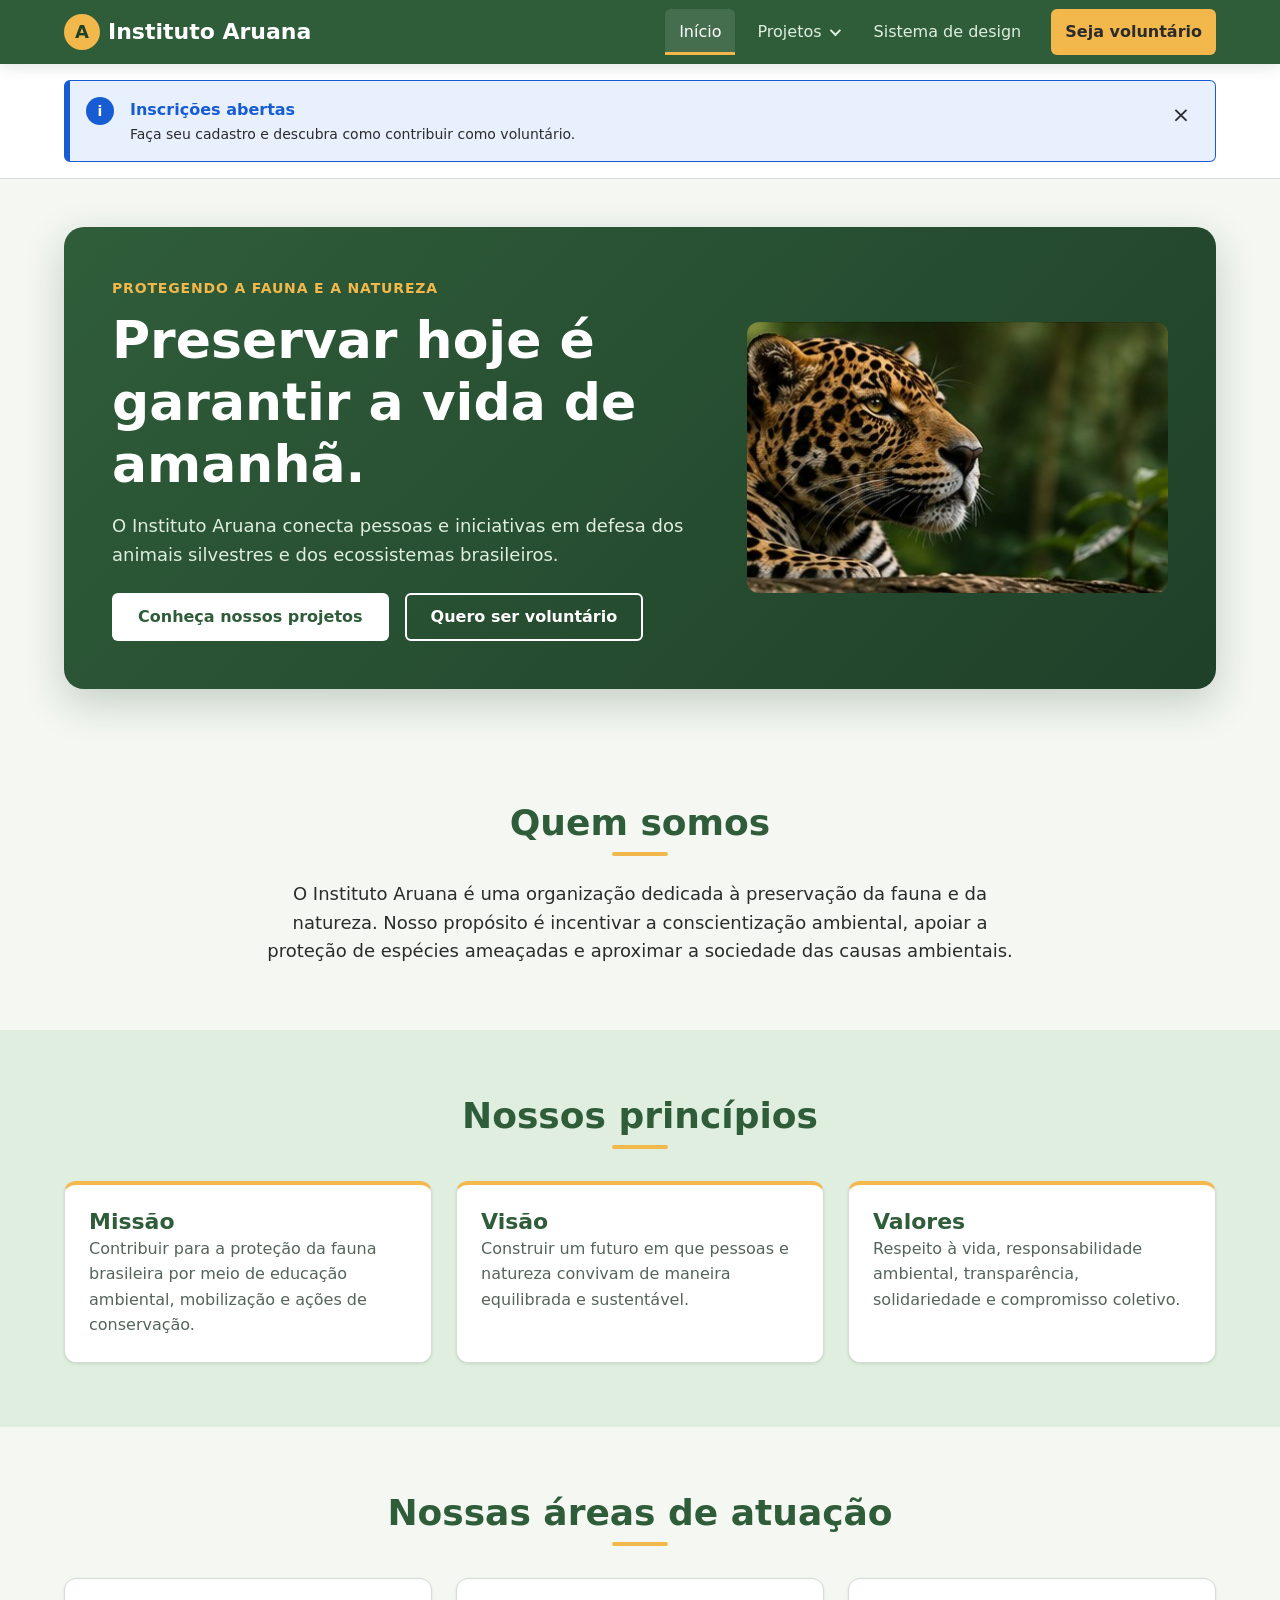
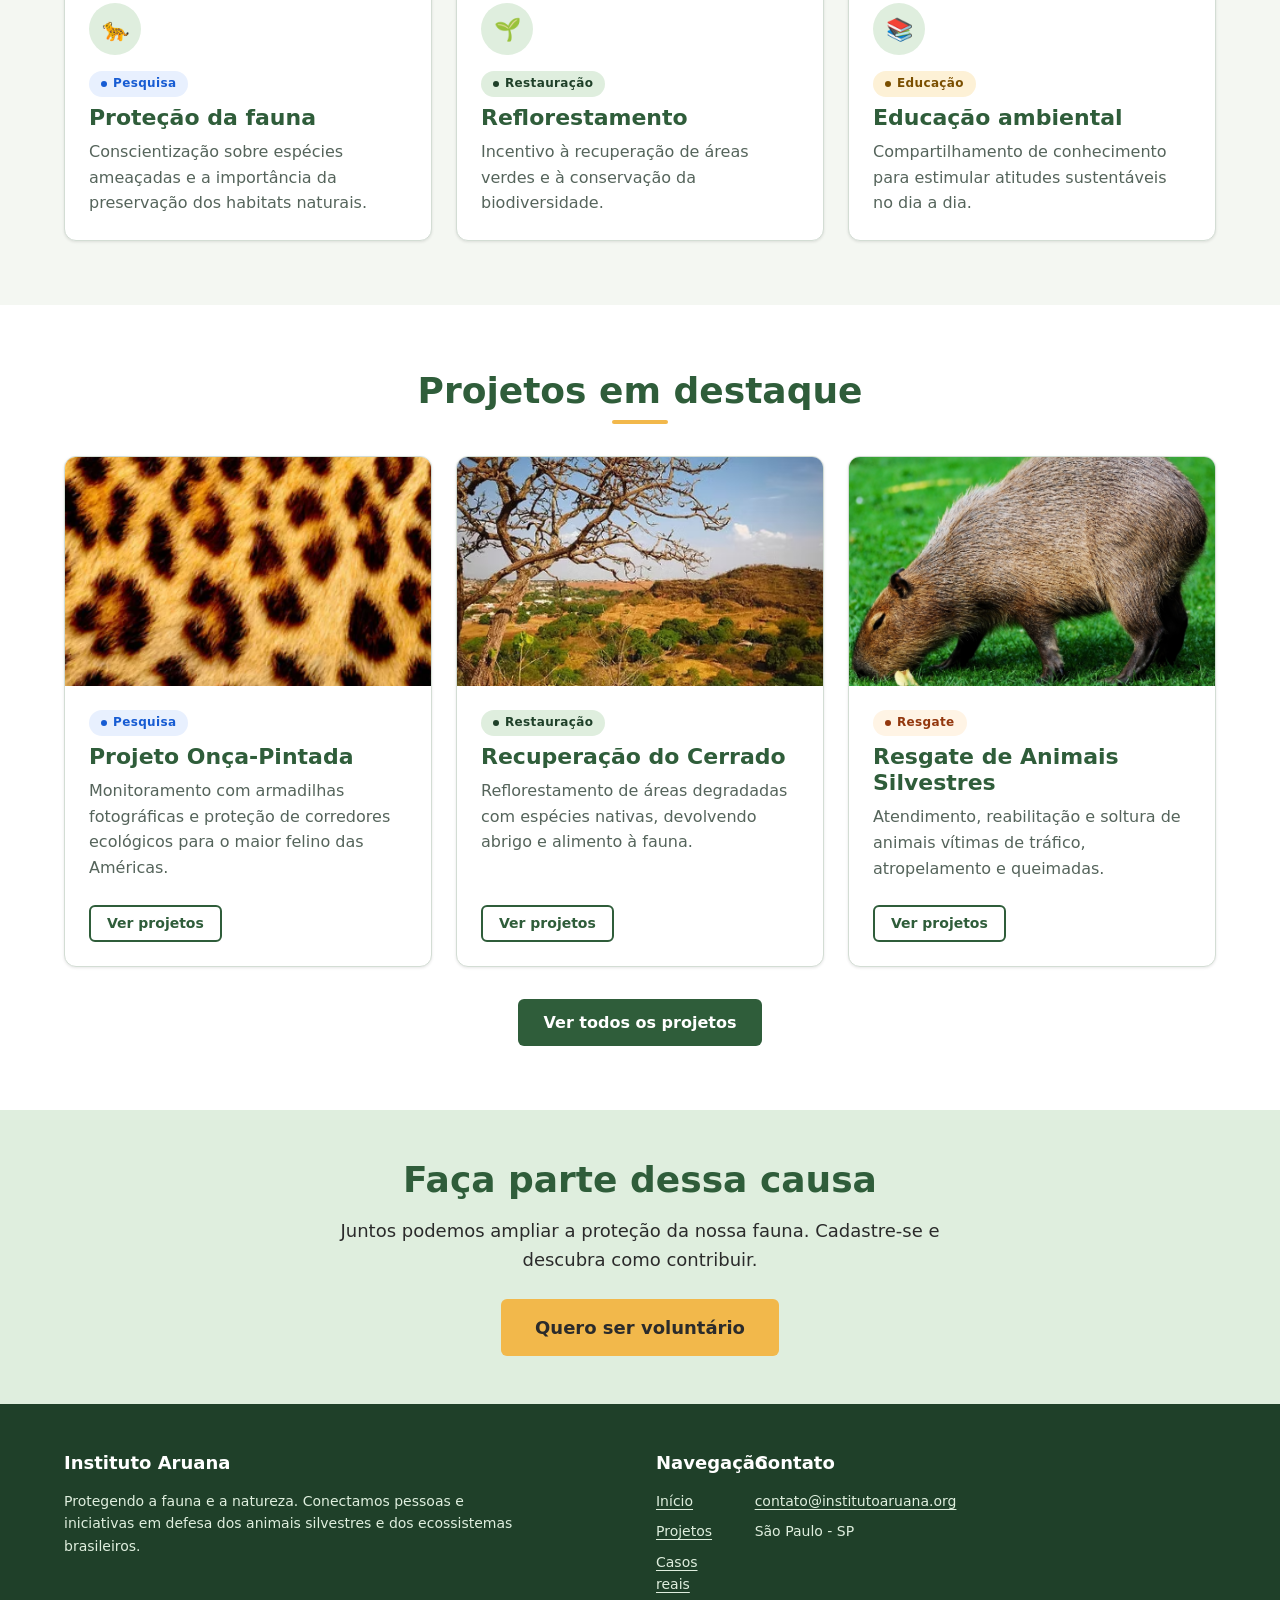
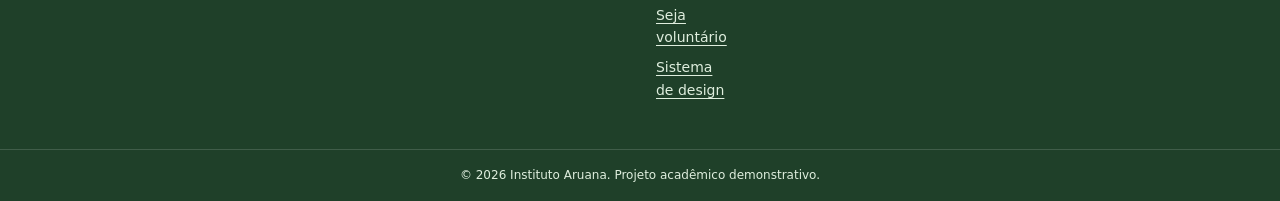
<file: projeto1/index.html>
<!DOCTYPE html>
<html lang="pt-BR">
<head>
  <meta charset="UTF-8">
  <meta name="viewport" content="width=device-width, initial-scale=1.0">
  <meta name="description" content="Conheça o Instituto Aruana e suas iniciativas de proteção da fauna e da natureza brasileira.">
  <title>Início | Instituto Aruana</title>
  <link rel="stylesheet" href="css/style.css">
</head>

<body>
  <a class="pular-link" href="#conteudo">Ir para o conteúdo</a>

  <header class="topo">
    <div class="container topo__interno">
      <a href="index.html" class="logo" aria-label="Instituto Aruana - página inicial">
        <span class="logo__marca" aria-hidden="true">A</span>
        Instituto Aruana
      </a>

      <button class="menu-btn" id="menu-btn" type="button"
              aria-label="Abrir menu" aria-expanded="false" aria-controls="menu">
        <span class="menu-btn__barra"></span>
        <span class="menu-btn__barra"></span>
        <span class="menu-btn__barra"></span>
      </button>

      <nav class="menu" id="menu" aria-label="Menu principal">
        <ul class="menu__lista">
          <li><a href="index.html" class="menu__link ativo" aria-current="page">Início</a></li>

          <li class="menu__item--sub">
            <button class="menu__link menu__toggle" type="button"
                    aria-expanded="false" aria-haspopup="true" aria-controls="submenu-projetos">
              Projetos
            </button>
            <ul class="submenu" id="submenu-projetos">
              <li><a class="menu__link" href="projetos.html">Todos os projetos</a></li>
              <li><a class="menu__link" href="projetos.html#casos">Casos reais</a></li>
              <li><a class="menu__link" href="projetos.html#como-ajudar">Como ajudar</a></li>
            </ul>
          </li>

          <li><a href="sistema-design.html" class="menu__link">Sistema de design</a></li>
          <li><a href="cadastro.html" class="menu__link menu__link--destaque">Seja voluntário</a></li>
        </ul>
      </nav>
    </div>
  </header>

  <main id="conteudo">
    <div class="faixa-aviso">
      <div class="container">
        <div class="alerta alerta--info" role="status">
          <span class="alerta__icone" aria-hidden="true">i</span>
          <div class="alerta__conteudo">
            <strong class="alerta__titulo">Inscrições abertas</strong>
            <p>Faça seu cadastro e descubra como contribuir como voluntário.</p>
          </div>
          <button class="botao-icone" type="button" data-alerta-fechar aria-label="Fechar aviso">×</button>
        </div>
      </div>
    </div>

    <section class="hero" aria-labelledby="titulo-destaque">
      <div class="container">
        <div class="hero__caixa">
          <div class="grid-12 grid-12--centro grid-12--largo">
            <div class="col-12 col-md-7">
              <span class="etiqueta">Protegendo a fauna e a natureza</span>
              <h1 id="titulo-destaque">Preservar hoje é garantir a vida de amanhã.</h1>
              <p>O Instituto Aruana conecta pessoas e iniciativas em defesa dos animais silvestres e dos ecossistemas brasileiros.</p>
              <div class="botoes">
                <a class="botao botao--claro" href="projetos.html">Conheça nossos projetos</a>
                <a class="botao botao--contorno-claro" href="cadastro.html">Quero ser voluntário</a>
              </div>
            </div>

            <div class="col-12 col-md-5">
              <img class="hero__imagem" src="imagens/fauna-brasileira.jpg"
                   alt="Arara em meio à vegetação brasileira" width="560" height="360">
            </div>
          </div>
        </div>
      </div>
    </section>

    <section class="secao" aria-labelledby="quem-somos">
      <div class="container">
        <h2 class="titulo-secao" id="quem-somos">Quem somos</h2>
        <p class="texto-central">
          O Instituto Aruana é uma organização dedicada à preservação da fauna e da natureza.
          Nosso propósito é incentivar a conscientização ambiental, apoiar a proteção de espécies
          ameaçadas e aproximar a sociedade das causas ambientais.
        </p>
      </div>
    </section>

    <section class="secao secao--suave" aria-labelledby="principios">
      <div class="container">
        <h2 class="titulo-secao cabecalho-secao" id="principios">Nossos princípios</h2>

        <div class="grid-12">
          <article class="col-12 col-md-4 cartao cartao--principio">
            <h3 class="cartao__titulo">Missão</h3>
            <p class="cartao__texto">Contribuir para a proteção da fauna brasileira por meio de educação ambiental, mobilização e ações de conservação.</p>
          </article>

          <article class="col-12 col-md-4 cartao cartao--principio">
            <h3 class="cartao__titulo">Visão</h3>
            <p class="cartao__texto">Construir um futuro em que pessoas e natureza convivam de maneira equilibrada e sustentável.</p>
          </article>

          <article class="col-12 col-md-4 cartao cartao--principio">
            <h3 class="cartao__titulo">Valores</h3>
            <p class="cartao__texto">Respeito à vida, responsabilidade ambiental, transparência, solidariedade e compromisso coletivo.</p>
          </article>
        </div>
      </div>
    </section>

    <section class="secao" aria-labelledby="acoes">
      <div class="container">
        <h2 class="titulo-secao cabecalho-secao" id="acoes">Nossas áreas de atuação</h2>

        <div class="grid-12">
          <article class="col-12 col-sm-6 col-lg-4 cartao cartao--icone">
            <span class="cartao__icone" aria-hidden="true">🐆</span>
            <span class="selo selo--info">Pesquisa</span>
            <h3 class="cartao__titulo">Proteção da fauna</h3>
            <p class="cartao__texto">Conscientização sobre espécies ameaçadas e a importância da preservação dos habitats naturais.</p>
          </article>

          <article class="col-12 col-sm-6 col-lg-4 cartao cartao--icone">
            <span class="cartao__icone" aria-hidden="true">🌱</span>
            <span class="selo selo--primario">Restauração</span>
            <h3 class="cartao__titulo">Reflorestamento</h3>
            <p class="cartao__texto">Incentivo à recuperação de áreas verdes e à conservação da biodiversidade.</p>
          </article>

          <article class="col-12 col-sm-6 col-lg-4 cartao cartao--icone">
            <span class="cartao__icone" aria-hidden="true">📚</span>
            <span class="selo selo--secundario">Educação</span>
            <h3 class="cartao__titulo">Educação ambiental</h3>
            <p class="cartao__texto">Compartilhamento de conhecimento para estimular atitudes sustentáveis no dia a dia.</p>
          </article>
        </div>
      </div>
    </section>

    <section class="secao secao--branca" aria-labelledby="destaques">
      <div class="container">
        <h2 class="titulo-secao cabecalho-secao" id="destaques">Projetos em destaque</h2>

        <div class="grid-12">
          <article class="col-12 col-md-6 col-lg-4 cartao">
            <div class="cartao__img"><img src="imagens/onca-projeto.png" alt="Onça-pintada na mata" loading="lazy"></div>
            <div class="cartao__corpo">
              <div class="cartao__meta"><span class="selo selo--info">Pesquisa</span></div>
              <h3 class="cartao__titulo">Projeto Onça-Pintada</h3>
              <p class="cartao__texto">Monitoramento com armadilhas fotográficas e proteção de corredores ecológicos para o maior felino das Américas.</p>
              <div class="cartao__rodape"><a class="botao botao--contorno botao--sm" href="projetos.html">Ver projetos</a></div>
            </div>
          </article>

          <article class="col-12 col-md-6 col-lg-4 cartao">
            <div class="cartao__img"><img src="imagens/cerrado.png" alt="Paisagem do Cerrado" loading="lazy"></div>
            <div class="cartao__corpo">
              <div class="cartao__meta"><span class="selo selo--primario">Restauração</span></div>
              <h3 class="cartao__titulo">Recuperação do Cerrado</h3>
              <p class="cartao__texto">Reflorestamento de áreas degradadas com espécies nativas, devolvendo abrigo e alimento à fauna.</p>
              <div class="cartao__rodape"><a class="botao botao--contorno botao--sm" href="projetos.html">Ver projetos</a></div>
            </div>
          </article>

          <article class="col-12 col-md-6 col-lg-4 cartao">
            <div class="cartao__img"><img src="imagens/animal-silvestre.png" alt="Animal silvestre resgatado" loading="lazy"></div>
            <div class="cartao__corpo">
              <div class="cartao__meta"><span class="selo selo--aviso">Resgate</span></div>
              <h3 class="cartao__titulo">Resgate de Animais Silvestres</h3>
              <p class="cartao__texto">Atendimento, reabilitação e soltura de animais vítimas de tráfico, atropelamento e queimadas.</p>
              <div class="cartao__rodape"><a class="botao botao--contorno botao--sm" href="projetos.html">Ver projetos</a></div>
            </div>
          </article>
        </div>

        <p class="texto-centro mt-4"><a class="botao botao--verde" href="projetos.html">Ver todos os projetos</a></p>
      </div>
    </section>

    <section class="convite" aria-labelledby="participe">
      <div class="container">
        <h2 id="participe">Faça parte dessa causa</h2>
        <p>Juntos podemos ampliar a proteção da nossa fauna. Cadastre-se e descubra como contribuir.</p>
        <a class="botao botao--lg" href="cadastro.html">Quero ser voluntário</a>
      </div>
    </section>
  </main>

  <footer class="rodape">
    <div class="container rodape__topo">
      <div class="grid-12 grid-12--largo">
        <div class="col-12 col-md-6 col-lg-5">
          <h2>Instituto Aruana</h2>
          <p>Protegendo a fauna e a natureza. Conectamos pessoas e iniciativas em defesa dos animais silvestres e dos ecossistemas brasileiros.</p>
        </div>

        <div class="col-6 col-md-3 col-lg-3 lg-inicio-7">
          <h2>Navegação</h2>
          <ul>
            <li><a href="index.html">Início</a></li>
            <li><a href="projetos.html">Projetos</a></li>
            <li><a href="projetos.html#casos">Casos reais</a></li>
            <li><a href="cadastro.html">Seja voluntário</a></li>
            <li><a href="sistema-design.html">Sistema de design</a></li>
          </ul>
        </div>

        <div class="col-6 col-md-3 col-lg-3">
          <h2>Contato</h2>
          <ul>
            <li><a href="mailto:contato@institutoaruana.org">contato@institutoaruana.org</a></li>
            <li>São Paulo - SP</li>
          </ul>
        </div>
      </div>
    </div>

    <div class="rodape__base">
      <div class="container">
        &copy; 2026 Instituto Aruana. Projeto acadêmico demonstrativo.
      </div>
    </div>
  </footer>

  <div class="toasts" id="toasts" aria-live="polite"></div>

  <script src="js/ui.js"></script>
  <script src="js/nav.js" defer></script>
</body>
</html>
</file>
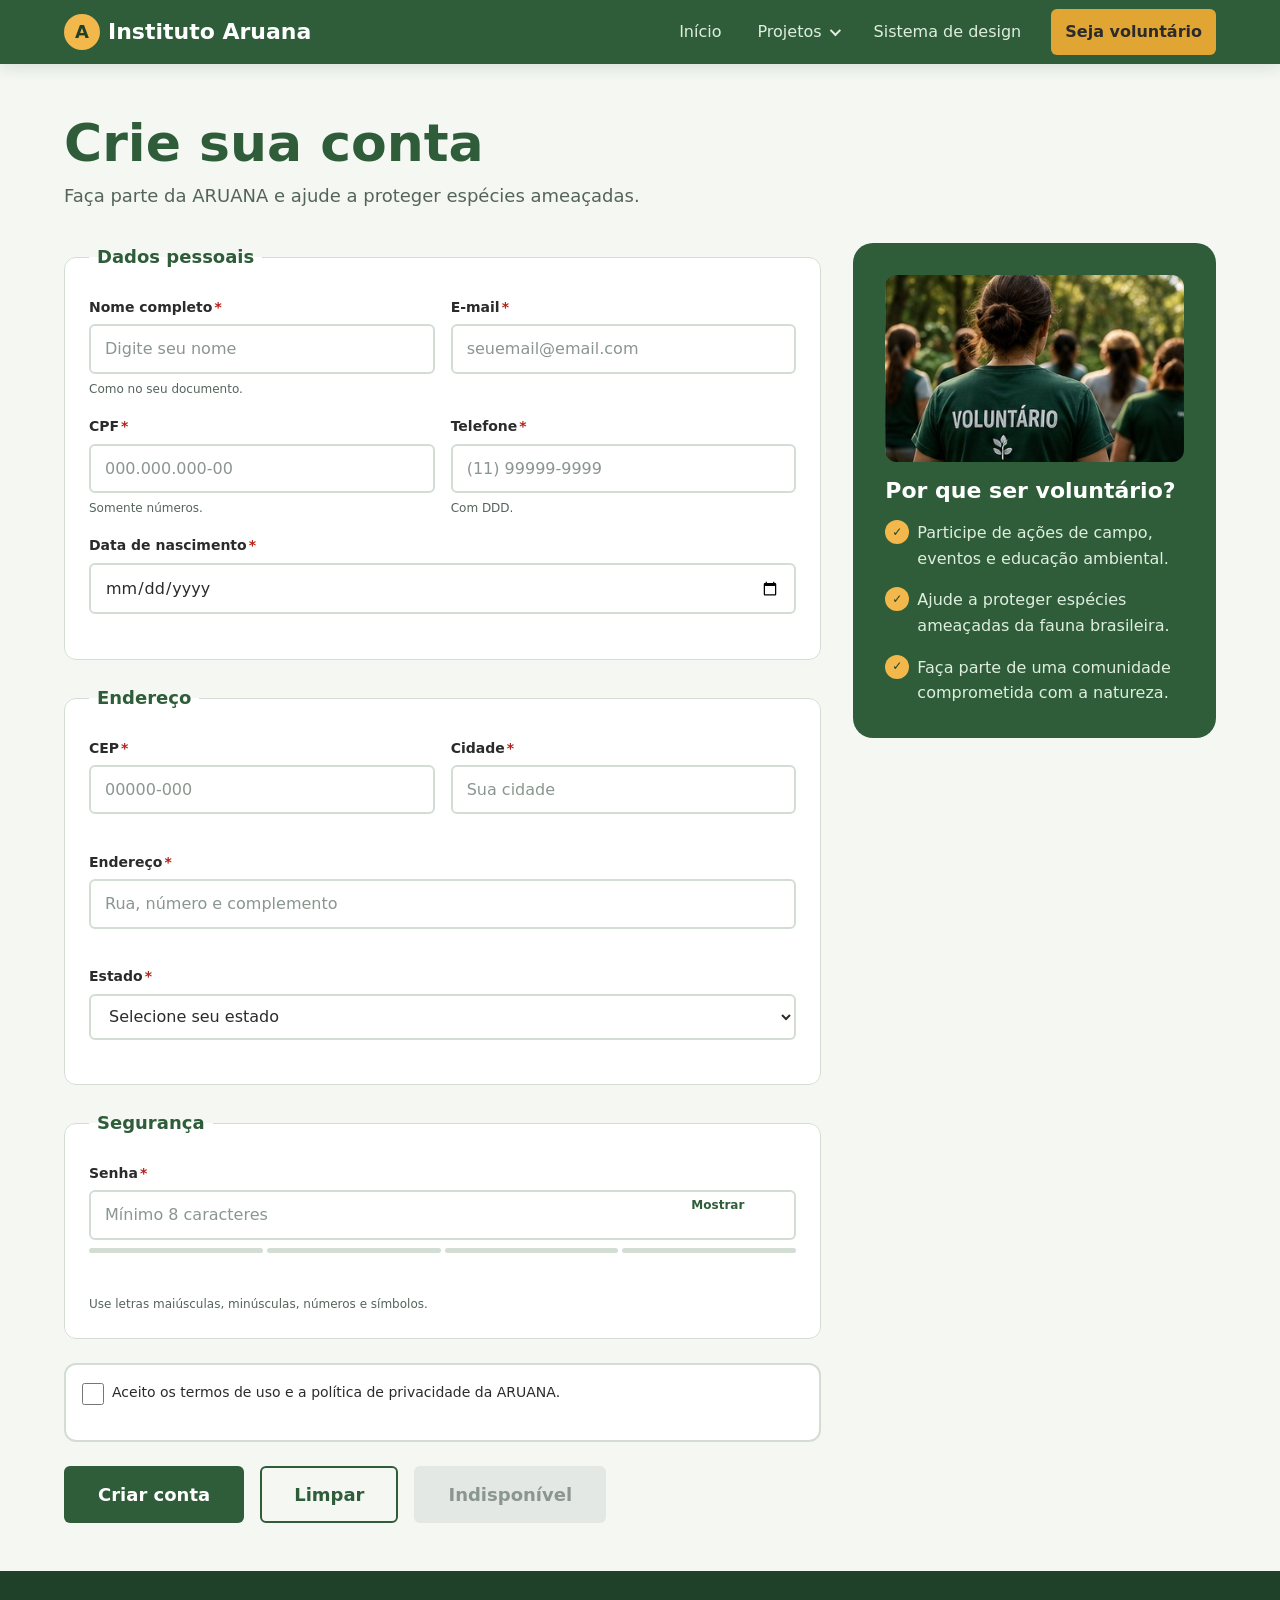
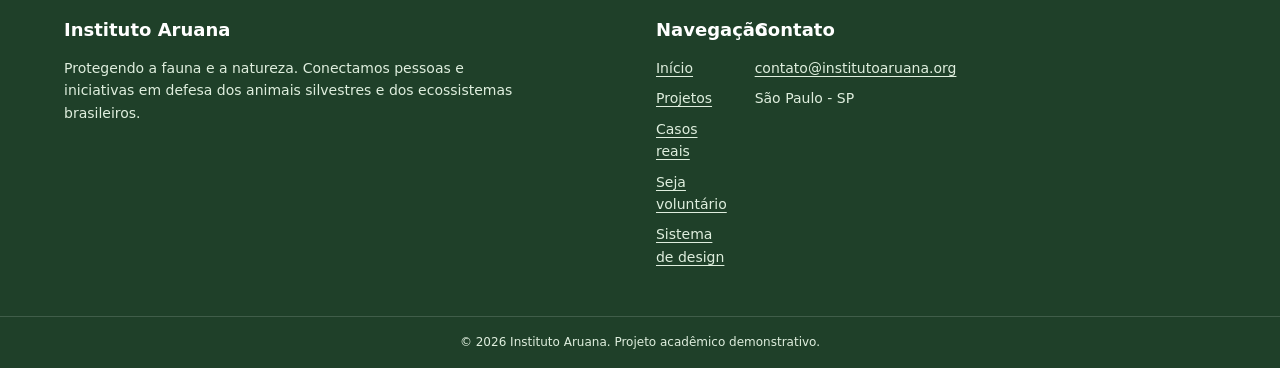
<file: projeto1/cadastro.html>
<!DOCTYPE html>
<html lang="pt-BR">
<head>
  <meta charset="UTF-8">
  <meta name="viewport" content="width=device-width, initial-scale=1.0">
  <meta name="description" content="Cadastre-se como voluntário do Instituto Aruana e ajude a proteger a fauna brasileira.">
  <title>Cadastro | Instituto Aruana</title>
  <link rel="stylesheet" href="css/style.css">
</head>

<body>
  <a class="pular-link" href="#conteudo">Ir para o conteúdo</a>

  <header class="topo">
    <div class="container topo__interno">
      <a href="index.html" class="logo" aria-label="Instituto Aruana - página inicial">
        <span class="logo__marca" aria-hidden="true">A</span>
        Instituto Aruana
      </a>

      <button class="menu-btn" id="menu-btn" type="button"
              aria-label="Abrir menu" aria-expanded="false" aria-controls="menu">
        <span class="menu-btn__barra"></span>
        <span class="menu-btn__barra"></span>
        <span class="menu-btn__barra"></span>
      </button>

      <nav class="menu" id="menu" aria-label="Menu principal">
        <ul class="menu__lista">
          <li><a href="index.html" class="menu__link">Início</a></li>

          <li class="menu__item--sub">
            <button class="menu__link menu__toggle" type="button"
                    aria-expanded="false" aria-haspopup="true" aria-controls="submenu-projetos">
              Projetos
            </button>
            <ul class="submenu" id="submenu-projetos">
              <li><a class="menu__link" href="projetos.html">Todos os projetos</a></li>
              <li><a class="menu__link" href="projetos.html#casos">Casos reais</a></li>
              <li><a class="menu__link" href="projetos.html#como-ajudar">Como ajudar</a></li>
            </ul>
          </li>

          <li><a href="sistema-design.html" class="menu__link">Sistema de design</a></li>
          <li><a href="cadastro.html" class="menu__link menu__link--destaque" aria-current="page">Seja voluntário</a></li>
        </ul>
      </nav>
    </div>
  </header>

  <main id="conteudo">
    <div class="container cadastro">
      <div class="cadastro__intro">
        <h1>Crie sua conta</h1>
        <p>Faça parte da ARUANA e ajude a proteger espécies ameaçadas.</p>
      </div>

      <div class="grid-12 grid-12--largo">
        <div class="col-12 col-lg-8">
          <form class="formulario" id="form-cadastro" novalidate>

            <div class="alerta alerta--erro" id="alerta-erros" role="alert" hidden>
              <span class="alerta__icone" aria-hidden="true">✕</span>
              <div class="alerta__conteudo">
                <strong class="alerta__titulo">Corrija os campos abaixo para continuar</strong>
                <ul id="lista-erros"></ul>
              </div>
              <button class="botao-icone" type="button" data-alerta-fechar aria-label="Fechar alerta">×</button>
            </div>

            <fieldset>
              <legend>Dados pessoais</legend>

              <div class="linha">
            <div class="campo">
              <label for="nome">Nome completo<span class="obrigatorio" aria-hidden="true">*</span></label>
              <input id="nome" name="nome" type="text" placeholder="Digite seu nome" autocomplete="name" aria-describedby="msg-nome" required>
              <p class="campo__msg" id="msg-nome">Como no seu documento.</p>
            </div>
            <div class="campo">
              <label for="email">E-mail<span class="obrigatorio" aria-hidden="true">*</span></label>
              <input id="email" name="email" type="email" placeholder="seuemail@email.com" autocomplete="email" aria-describedby="msg-email" required>
              <p class="campo__msg" id="msg-email"></p>
            </div>
              </div>

              <div class="linha">
            <div class="campo">
              <label for="cpf">CPF<span class="obrigatorio" aria-hidden="true">*</span></label>
              <input id="cpf" name="cpf" type="text" placeholder="000.000.000-00" inputmode="numeric" maxlength="14" autocomplete="off" aria-describedby="msg-cpf" required>
              <p class="campo__msg" id="msg-cpf">Somente números.</p>
            </div>
            <div class="campo">
              <label for="tel">Telefone<span class="obrigatorio" aria-hidden="true">*</span></label>
              <input id="tel" name="telefone" type="tel" placeholder="(11) 99999-9999" inputmode="tel" maxlength="15" autocomplete="tel" aria-describedby="msg-tel" required>
              <p class="campo__msg" id="msg-tel">Com DDD.</p>
            </div>
              </div>

            <div class="campo">
              <label for="data">Data de nascimento<span class="obrigatorio" aria-hidden="true">*</span></label>
              <input id="data" name="dataNascimento" type="date" autocomplete="bday" aria-describedby="msg-data" required>
              <p class="campo__msg" id="msg-data"></p>
            </div>
            </fieldset>

            <fieldset>
              <legend>Endereço</legend>

              <div class="linha">
            <div class="campo">
              <label for="cep">CEP<span class="obrigatorio" aria-hidden="true">*</span></label>
              <input id="cep" name="cep" type="text" placeholder="00000-000" inputmode="numeric" maxlength="9" autocomplete="postal-code" aria-describedby="msg-cep" required>
              <p class="campo__msg" id="msg-cep"></p>
            </div>
            <div class="campo">
              <label for="cdd">Cidade<span class="obrigatorio" aria-hidden="true">*</span></label>
              <input id="cdd" name="cidade" type="text" placeholder="Sua cidade" autocomplete="address-level2" aria-describedby="msg-cdd" required>
              <p class="campo__msg" id="msg-cdd"></p>
            </div>
              </div>

            <div class="campo">
              <label for="ender">Endereço<span class="obrigatorio" aria-hidden="true">*</span></label>
              <input id="ender" name="endereco" type="text" placeholder="Rua, número e complemento" autocomplete="street-address" aria-describedby="msg-ender" required>
              <p class="campo__msg" id="msg-ender"></p>
            </div>

              <div class="campo">
                <label for="estado">Estado<span class="obrigatorio" aria-hidden="true">*</span></label>
                <select id="estado" name="estado" autocomplete="address-level1" aria-describedby="msg-estado" required>
                  <option value="">Selecione seu estado</option>
                <option value="AC">Acre</option>
                <option value="AL">Alagoas</option>
                <option value="AP">Amapá</option>
                <option value="AM">Amazonas</option>
                <option value="BA">Bahia</option>
                <option value="CE">Ceará</option>
                <option value="DF">Distrito Federal</option>
                <option value="ES">Espírito Santo</option>
                <option value="GO">Goiás</option>
                <option value="MA">Maranhão</option>
                <option value="MT">Mato Grosso</option>
                <option value="MS">Mato Grosso do Sul</option>
                <option value="MG">Minas Gerais</option>
                <option value="PA">Pará</option>
                <option value="PB">Paraíba</option>
                <option value="PR">Paraná</option>
                <option value="PE">Pernambuco</option>
                <option value="PI">Piauí</option>
                <option value="RJ">Rio de Janeiro</option>
                <option value="RN">Rio Grande do Norte</option>
                <option value="RS">Rio Grande do Sul</option>
                <option value="RO">Rondônia</option>
                <option value="RR">Roraima</option>
                <option value="SC">Santa Catarina</option>
                <option value="SP">São Paulo</option>
                <option value="SE">Sergipe</option>
                <option value="TO">Tocantins</option>
                </select>
                <p class="campo__msg" id="msg-estado"></p>
              </div>
            </fieldset>

            <fieldset>
              <legend>Segurança</legend>

              <div class="campo">
                <label for="senha">Senha<span class="obrigatorio" aria-hidden="true">*</span></label>
                <input id="senha" name="senha" type="password" placeholder="Mínimo 8 caracteres"
                       autocomplete="new-password" aria-describedby="msg-senha rotulo-forca" required>
                <button class="campo__acao" id="alternar-senha" type="button" aria-pressed="false">Mostrar</button>
                <div class="forca" id="forca-senha" data-nivel="0" aria-hidden="true"><span></span><span></span><span></span><span></span></div>
                <p class="campo__msg" id="rotulo-forca" aria-live="polite"></p>
                <p class="campo__msg" id="msg-senha">Use letras maiúsculas, minúsculas, números e símbolos.</p>
              </div>
            </fieldset>

            <div class="termos">
              <div class="termos__linha">
                <input type="checkbox" id="termos" name="termos" aria-describedby="msg-termos" required>
                <label for="termos">Aceito os termos de uso e a política de privacidade da ARUANA.</label>
              </div>
              <p class="campo__msg" id="msg-termos"></p>
            </div>

            <div class="botoes">
              <button class="botao botao--verde botao--lg" type="submit">Criar conta</button>
              <button class="botao botao--contorno botao--lg" type="reset">Limpar</button>
              <button class="botao botao--lg" type="button" disabled>Indisponível</button>
            </div>

            <div class="alerta alerta--sucesso" id="mensagem-sucesso" role="status" hidden>
              <span class="alerta__icone" aria-hidden="true">✓</span>
              <div class="alerta__conteudo">
                <strong class="alerta__titulo">Cadastro validado com sucesso, <span data-nome></span>!</strong>
                <p>Em breve entraremos em contato.</p>
              </div>
              <button class="botao-icone" type="button" data-alerta-fechar aria-label="Fechar alerta">×</button>
            </div>
          </form>
        </div>

        <aside class="col-12 col-lg-4" aria-labelledby="titulo-aside">
          <div class="cadastro__aside">
            <img src="imagens/voluntarios.jpg" alt="Grupo de voluntários em atividade" loading="lazy">
            <h2 id="titulo-aside">Por que ser voluntário?</h2>
            <ul class="beneficios">
              <li>Participe de ações de campo, eventos e educação ambiental.</li>
              <li>Ajude a proteger espécies ameaçadas da fauna brasileira.</li>
              <li>Faça parte de uma comunidade comprometida com a natureza.</li>
            </ul>
          </div>
        </aside>
      </div>
    </div>

    <dialog class="modal" id="modal-sucesso" aria-labelledby="modal-sucesso-titulo">
      <div class="modal__cabecalho">
        <h2 id="modal-sucesso-titulo">Cadastro realizado!</h2>
        <button class="botao-icone" type="button" data-modal-fechar aria-label="Fechar janela">×</button>
      </div>
      <div class="modal__corpo">
        <p><strong>Obrigado, <span id="modal-sucesso-nome"></span>!</strong> Seus dados foram validados e você já faz parte da causa.</p>
        <p class="texto-suave">Este é um projeto acadêmico demonstrativo: nenhum dado é enviado.</p>
      </div>
      <div class="modal__rodape">
        <a class="botao botao--contorno" href="projetos.html">Ver projetos</a>
        <button class="botao" type="button" data-modal-fechar>Concluir</button>
      </div>
    </dialog>
  </main>

  <footer class="rodape">
    <div class="container rodape__topo">
      <div class="grid-12 grid-12--largo">
        <div class="col-12 col-md-6 col-lg-5">
          <h2>Instituto Aruana</h2>
          <p>Protegendo a fauna e a natureza. Conectamos pessoas e iniciativas em defesa dos animais silvestres e dos ecossistemas brasileiros.</p>
        </div>

        <div class="col-6 col-md-3 col-lg-3 lg-inicio-7">
          <h2>Navegação</h2>
          <ul>
            <li><a href="index.html">Início</a></li>
            <li><a href="projetos.html">Projetos</a></li>
            <li><a href="projetos.html#casos">Casos reais</a></li>
            <li><a href="cadastro.html">Seja voluntário</a></li>
            <li><a href="sistema-design.html">Sistema de design</a></li>
          </ul>
        </div>

        <div class="col-6 col-md-3 col-lg-3">
          <h2>Contato</h2>
          <ul>
            <li><a href="mailto:contato@institutoaruana.org">contato@institutoaruana.org</a></li>
            <li>São Paulo - SP</li>
          </ul>
        </div>
      </div>
    </div>

    <div class="rodape__base">
      <div class="container">
        &copy; 2026 Instituto Aruana. Projeto acadêmico demonstrativo.
      </div>
    </div>
  </footer>

  <div class="toasts" id="toasts" aria-live="polite"></div>

  <script src="js/ui.js"></script>
  <script src="js/nav.js" defer></script>
  <script src="js/cadastro.js" defer></script>
</body>
</html>
</file>
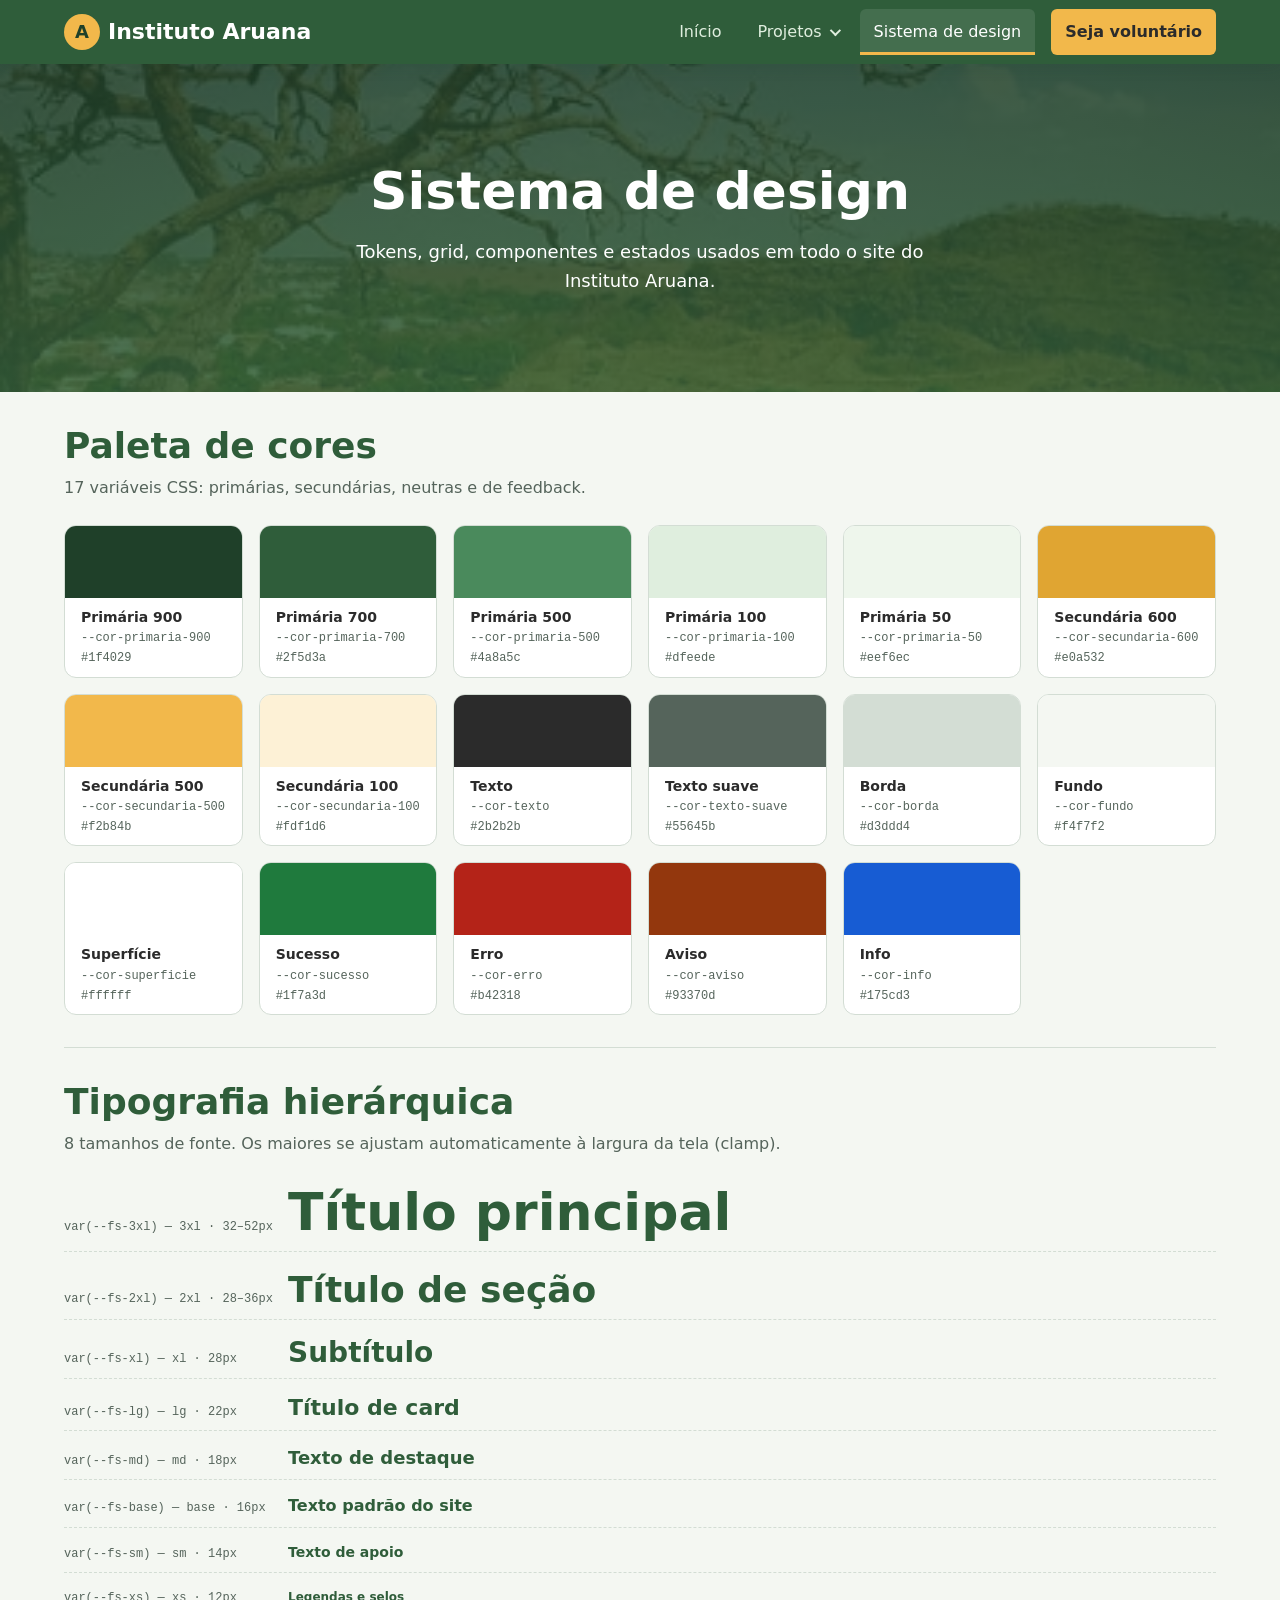
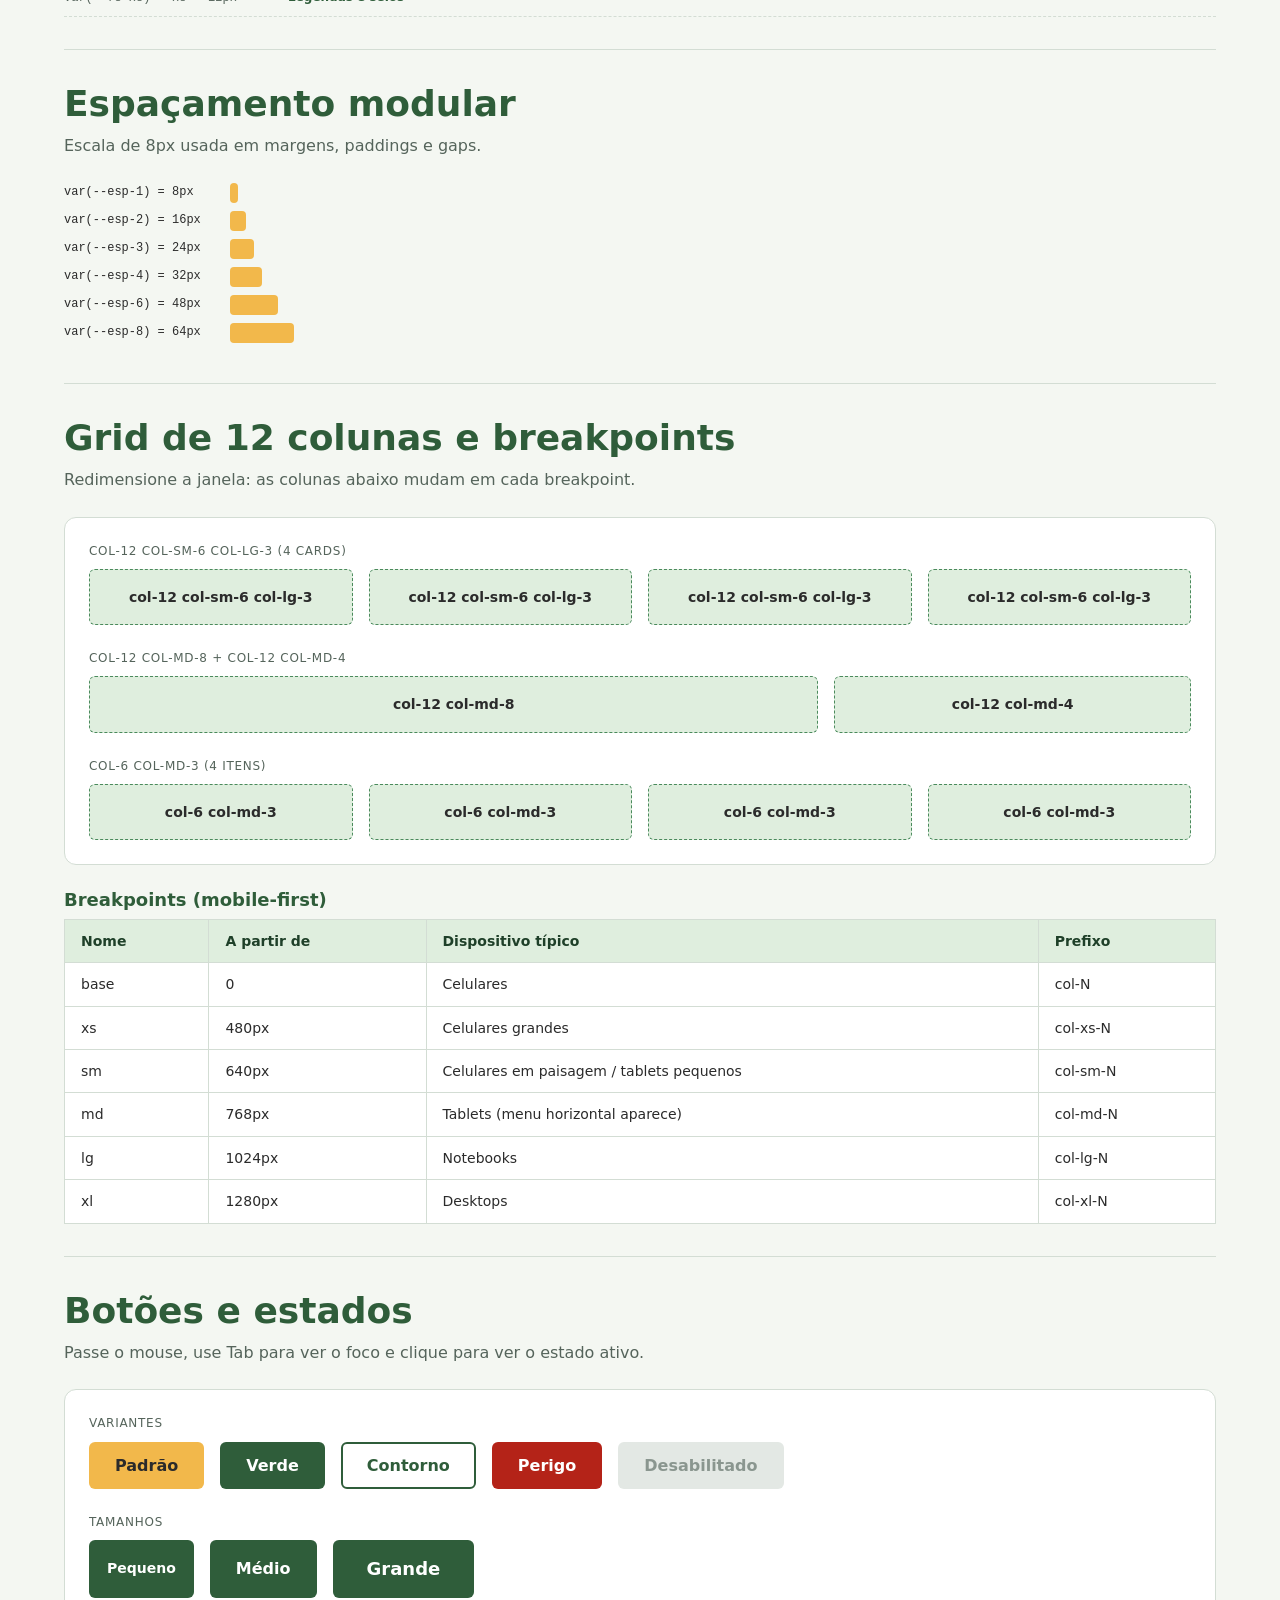
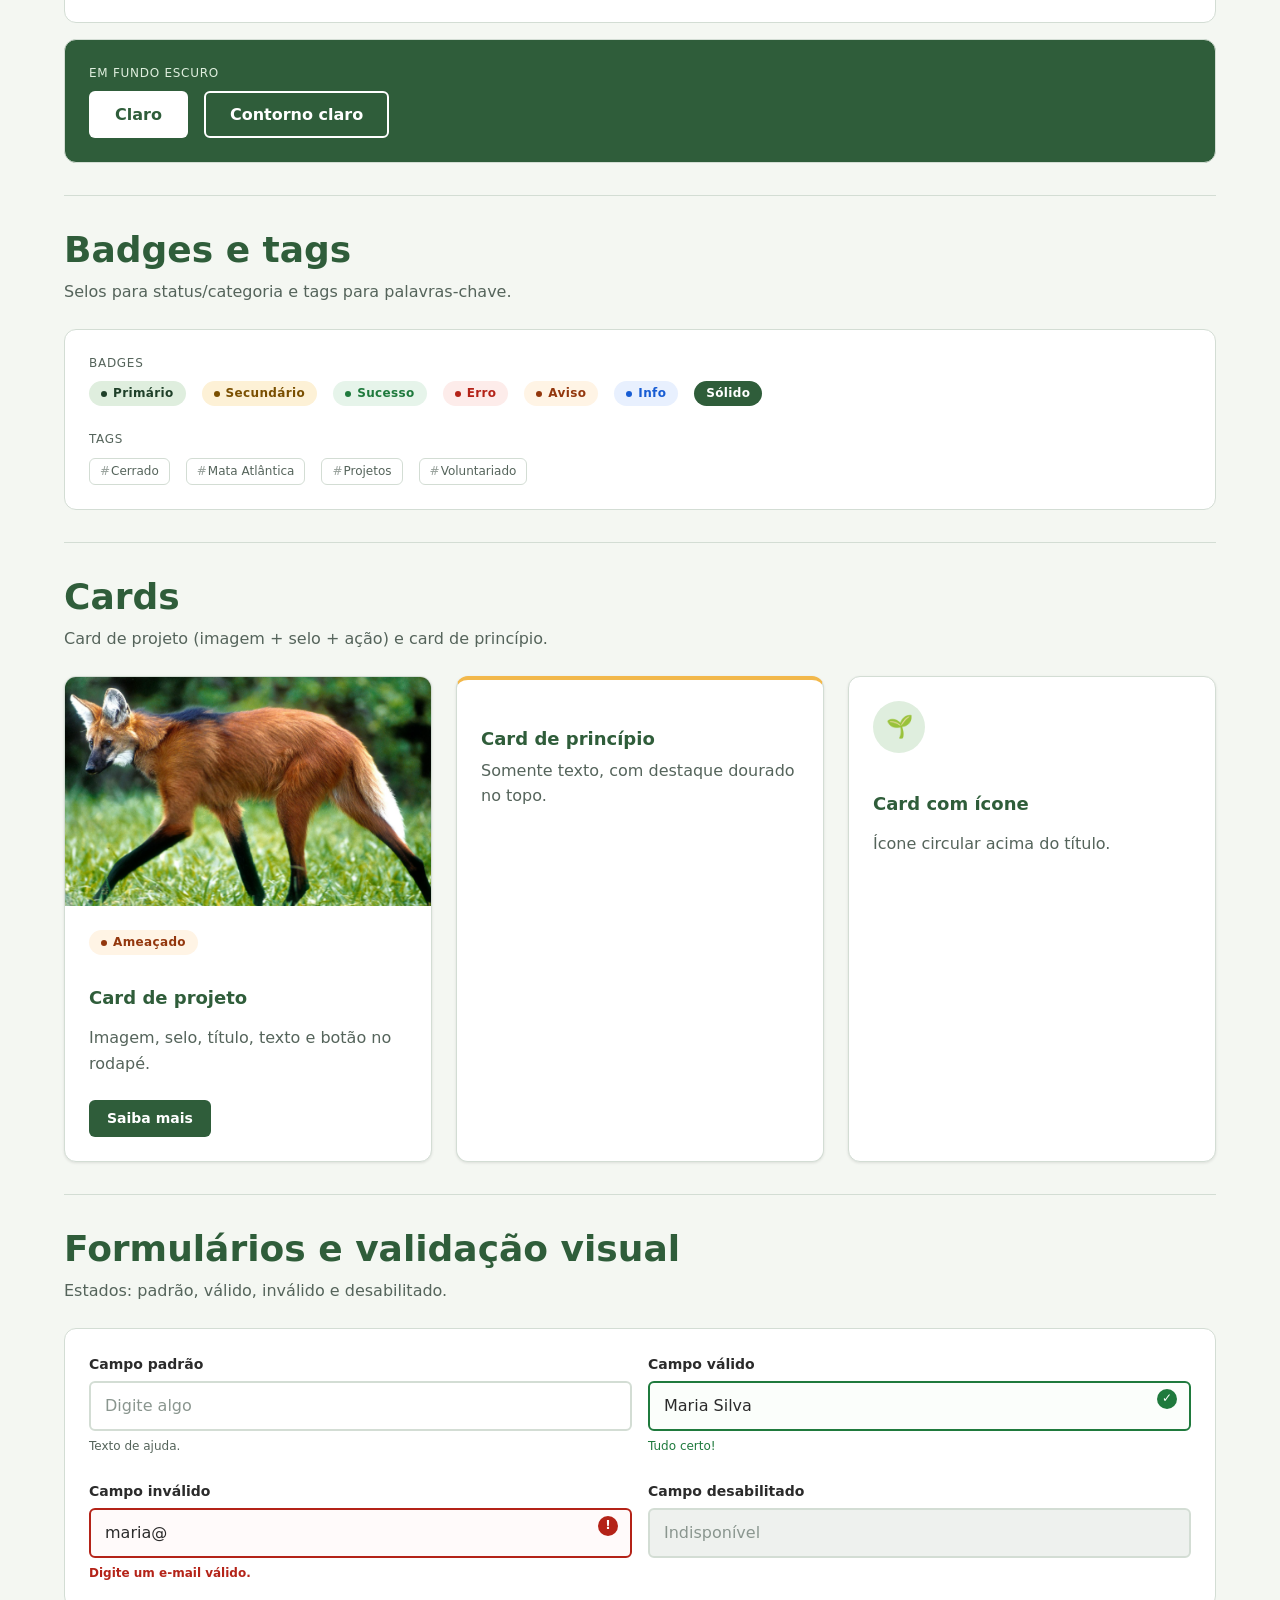
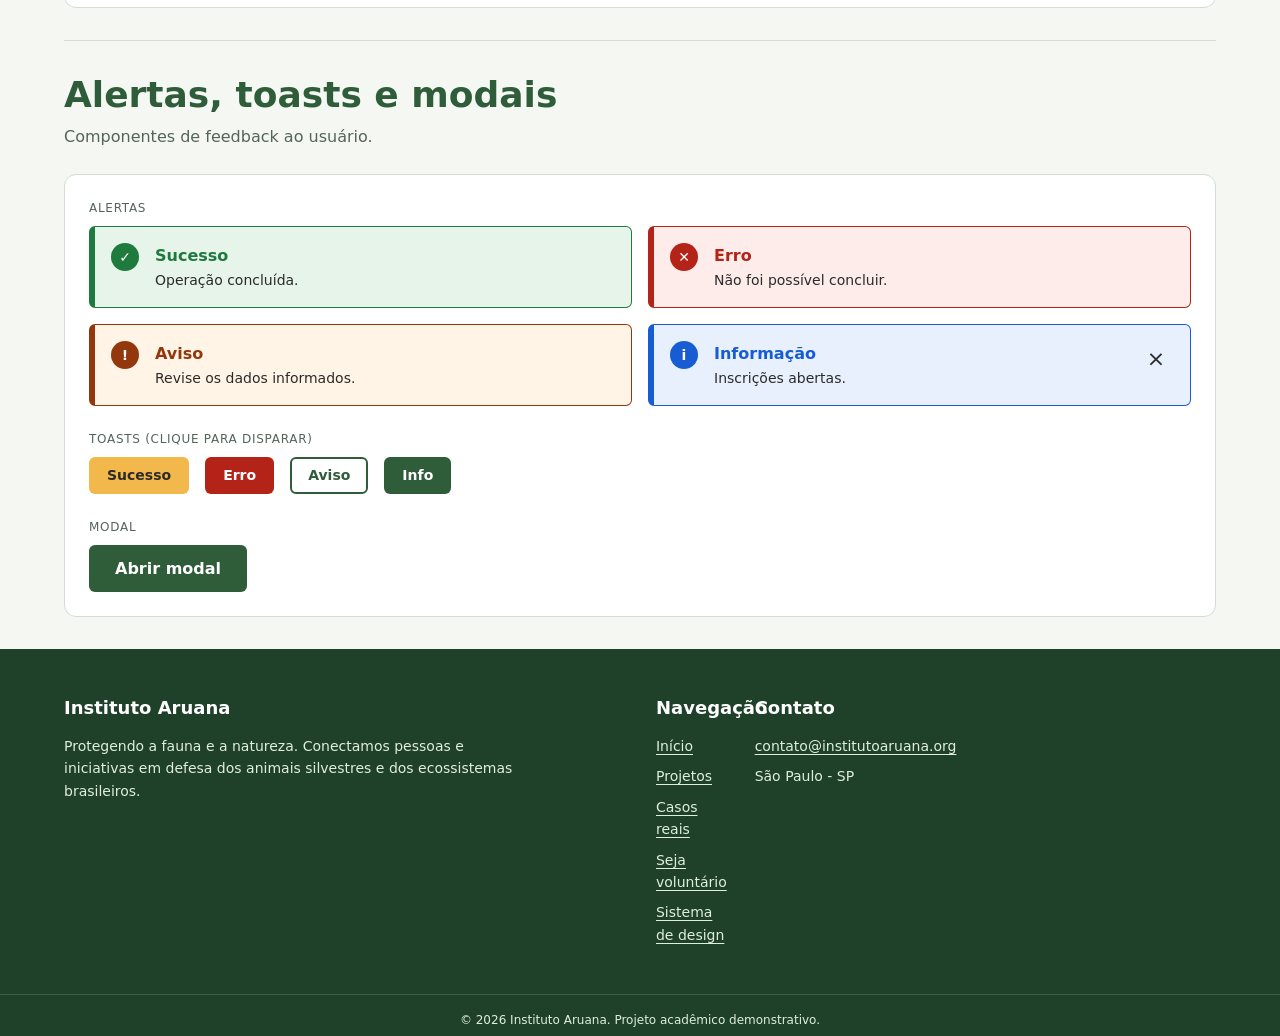
<file: projeto1/sistema-design.html>
<!DOCTYPE html>
<html lang="pt-BR">
<head>
  <meta charset="UTF-8">
  <meta name="viewport" content="width=device-width, initial-scale=1.0">
  <meta name="description" content="Documentação visual do sistema de design do Instituto Aruana: cores, tipografia, grid e componentes.">
  <title>Sistema de design | Instituto Aruana</title>
  <link rel="stylesheet" href="css/style.css">
</head>

<body>
  <a class="pular-link" href="#conteudo">Ir para o conteúdo</a>

  <header class="topo">
    <div class="container topo__interno">
      <a href="index.html" class="logo" aria-label="Instituto Aruana - página inicial">
        <span class="logo__marca" aria-hidden="true">A</span>
        Instituto Aruana
      </a>

      <button class="menu-btn" id="menu-btn" type="button"
              aria-label="Abrir menu" aria-expanded="false" aria-controls="menu">
        <span class="menu-btn__barra"></span>
        <span class="menu-btn__barra"></span>
        <span class="menu-btn__barra"></span>
      </button>

      <nav class="menu" id="menu" aria-label="Menu principal">
        <ul class="menu__lista">
          <li><a href="index.html" class="menu__link">Início</a></li>

          <li class="menu__item--sub">
            <button class="menu__link menu__toggle" type="button"
                    aria-expanded="false" aria-haspopup="true" aria-controls="submenu-projetos">
              Projetos
            </button>
            <ul class="submenu" id="submenu-projetos">
              <li><a class="menu__link" href="projetos.html">Todos os projetos</a></li>
              <li><a class="menu__link" href="projetos.html#casos">Casos reais</a></li>
              <li><a class="menu__link" href="projetos.html#como-ajudar">Como ajudar</a></li>
            </ul>
          </li>

          <li><a href="sistema-design.html" class="menu__link ativo" aria-current="page">Sistema de design</a></li>
          <li><a href="cadastro.html" class="menu__link menu__link--destaque">Seja voluntário</a></li>
        </ul>
      </nav>
    </div>
  </header>

  <main id="conteudo">
    <section class="hero-pagina">
      <div class="container">
        <h1>Sistema de design</h1>
        <p>Tokens, grid, componentes e estados usados em todo o site do Instituto Aruana.</p>
      </div>
    </section>

    <div class="container">

      <section class="doc-secao" id="cores" aria-labelledby="t-cores">
        <h2 id="t-cores">Paleta de cores</h2>
        <p>17 variáveis CSS: primárias, secundárias, neutras e de feedback.</p>
        <div class="grid-12 grid-12--compacto">
          <div class="col-6 col-sm-4 col-md-3 col-lg-2">
            <div class="amostra">
              <div class="amostra__cor" style="--cor: var(--cor-primaria-900)"></div>
              <div class="amostra__info"><strong>Primária 900</strong><code>--cor-primaria-900</code><br><code>#1f4029</code></div>
            </div>
          </div>
          <div class="col-6 col-sm-4 col-md-3 col-lg-2">
            <div class="amostra">
              <div class="amostra__cor" style="--cor: var(--cor-primaria-700)"></div>
              <div class="amostra__info"><strong>Primária 700</strong><code>--cor-primaria-700</code><br><code>#2f5d3a</code></div>
            </div>
          </div>
          <div class="col-6 col-sm-4 col-md-3 col-lg-2">
            <div class="amostra">
              <div class="amostra__cor" style="--cor: var(--cor-primaria-500)"></div>
              <div class="amostra__info"><strong>Primária 500</strong><code>--cor-primaria-500</code><br><code>#4a8a5c</code></div>
            </div>
          </div>
          <div class="col-6 col-sm-4 col-md-3 col-lg-2">
            <div class="amostra">
              <div class="amostra__cor" style="--cor: var(--cor-primaria-100)"></div>
              <div class="amostra__info"><strong>Primária 100</strong><code>--cor-primaria-100</code><br><code>#dfeede</code></div>
            </div>
          </div>
          <div class="col-6 col-sm-4 col-md-3 col-lg-2">
            <div class="amostra">
              <div class="amostra__cor" style="--cor: var(--cor-primaria-50)"></div>
              <div class="amostra__info"><strong>Primária 50</strong><code>--cor-primaria-50</code><br><code>#eef6ec</code></div>
            </div>
          </div>
          <div class="col-6 col-sm-4 col-md-3 col-lg-2">
            <div class="amostra">
              <div class="amostra__cor" style="--cor: var(--cor-secundaria-600)"></div>
              <div class="amostra__info"><strong>Secundária 600</strong><code>--cor-secundaria-600</code><br><code>#e0a532</code></div>
            </div>
          </div>
          <div class="col-6 col-sm-4 col-md-3 col-lg-2">
            <div class="amostra">
              <div class="amostra__cor" style="--cor: var(--cor-secundaria-500)"></div>
              <div class="amostra__info"><strong>Secundária 500</strong><code>--cor-secundaria-500</code><br><code>#f2b84b</code></div>
            </div>
          </div>
          <div class="col-6 col-sm-4 col-md-3 col-lg-2">
            <div class="amostra">
              <div class="amostra__cor" style="--cor: var(--cor-secundaria-100)"></div>
              <div class="amostra__info"><strong>Secundária 100</strong><code>--cor-secundaria-100</code><br><code>#fdf1d6</code></div>
            </div>
          </div>
          <div class="col-6 col-sm-4 col-md-3 col-lg-2">
            <div class="amostra">
              <div class="amostra__cor" style="--cor: var(--cor-texto)"></div>
              <div class="amostra__info"><strong>Texto</strong><code>--cor-texto</code><br><code>#2b2b2b</code></div>
            </div>
          </div>
          <div class="col-6 col-sm-4 col-md-3 col-lg-2">
            <div class="amostra">
              <div class="amostra__cor" style="--cor: var(--cor-texto-suave)"></div>
              <div class="amostra__info"><strong>Texto suave</strong><code>--cor-texto-suave</code><br><code>#55645b</code></div>
            </div>
          </div>
          <div class="col-6 col-sm-4 col-md-3 col-lg-2">
            <div class="amostra">
              <div class="amostra__cor" style="--cor: var(--cor-borda)"></div>
              <div class="amostra__info"><strong>Borda</strong><code>--cor-borda</code><br><code>#d3ddd4</code></div>
            </div>
          </div>
          <div class="col-6 col-sm-4 col-md-3 col-lg-2">
            <div class="amostra">
              <div class="amostra__cor" style="--cor: var(--cor-fundo)"></div>
              <div class="amostra__info"><strong>Fundo</strong><code>--cor-fundo</code><br><code>#f4f7f2</code></div>
            </div>
          </div>
          <div class="col-6 col-sm-4 col-md-3 col-lg-2">
            <div class="amostra">
              <div class="amostra__cor" style="--cor: var(--cor-superficie)"></div>
              <div class="amostra__info"><strong>Superfície</strong><code>--cor-superficie</code><br><code>#ffffff</code></div>
            </div>
          </div>
          <div class="col-6 col-sm-4 col-md-3 col-lg-2">
            <div class="amostra">
              <div class="amostra__cor" style="--cor: var(--cor-sucesso)"></div>
              <div class="amostra__info"><strong>Sucesso</strong><code>--cor-sucesso</code><br><code>#1f7a3d</code></div>
            </div>
          </div>
          <div class="col-6 col-sm-4 col-md-3 col-lg-2">
            <div class="amostra">
              <div class="amostra__cor" style="--cor: var(--cor-erro)"></div>
              <div class="amostra__info"><strong>Erro</strong><code>--cor-erro</code><br><code>#b42318</code></div>
            </div>
          </div>
          <div class="col-6 col-sm-4 col-md-3 col-lg-2">
            <div class="amostra">
              <div class="amostra__cor" style="--cor: var(--cor-aviso)"></div>
              <div class="amostra__info"><strong>Aviso</strong><code>--cor-aviso</code><br><code>#93370d</code></div>
            </div>
          </div>
          <div class="col-6 col-sm-4 col-md-3 col-lg-2">
            <div class="amostra">
              <div class="amostra__cor" style="--cor: var(--cor-info)"></div>
              <div class="amostra__info"><strong>Info</strong><code>--cor-info</code><br><code>#175cd3</code></div>
            </div>
          </div>
        </div>
      </section>

      <section class="doc-secao" id="tipografia" aria-labelledby="t-tipo">
        <h2 id="t-tipo">Tipografia hierárquica</h2>
        <p>8 tamanhos de fonte. Os maiores se ajustam automaticamente à largura da tela (clamp).</p>
        <div class="escala">
          <div class="escala__linha"><code>var(--fs-3xl) — 3xl · 32–52px</code><span class="escala__exemplo" style="font-size: var(--fs-3xl)">Título principal</span></div>
          <div class="escala__linha"><code>var(--fs-2xl) — 2xl · 28–36px</code><span class="escala__exemplo" style="font-size: var(--fs-2xl)">Título de seção</span></div>
          <div class="escala__linha"><code>var(--fs-xl) — xl · 28px</code><span class="escala__exemplo" style="font-size: var(--fs-xl)">Subtítulo</span></div>
          <div class="escala__linha"><code>var(--fs-lg) — lg · 22px</code><span class="escala__exemplo" style="font-size: var(--fs-lg)">Título de card</span></div>
          <div class="escala__linha"><code>var(--fs-md) — md · 18px</code><span class="escala__exemplo" style="font-size: var(--fs-md)">Texto de destaque</span></div>
          <div class="escala__linha"><code>var(--fs-base) — base · 16px</code><span class="escala__exemplo" style="font-size: var(--fs-base)">Texto padrão do site</span></div>
          <div class="escala__linha"><code>var(--fs-sm) — sm · 14px</code><span class="escala__exemplo" style="font-size: var(--fs-sm)">Texto de apoio</span></div>
          <div class="escala__linha"><code>var(--fs-xs) — xs · 12px</code><span class="escala__exemplo" style="font-size: var(--fs-xs)">Legendas e selos</span></div>
        </div>
      </section>

      <section class="doc-secao" id="espacamento" aria-labelledby="t-esp">
        <h2 id="t-esp">Espaçamento modular</h2>
        <p>Escala de 8px usada em margens, paddings e gaps.</p>
        <div class="espaco"><code>var(--esp-1) = 8px</code><div class="espaco__barra" style="width: var(--esp-1)"></div></div>
        <div class="espaco"><code>var(--esp-2) = 16px</code><div class="espaco__barra" style="width: var(--esp-2)"></div></div>
        <div class="espaco"><code>var(--esp-3) = 24px</code><div class="espaco__barra" style="width: var(--esp-3)"></div></div>
        <div class="espaco"><code>var(--esp-4) = 32px</code><div class="espaco__barra" style="width: var(--esp-4)"></div></div>
        <div class="espaco"><code>var(--esp-6) = 48px</code><div class="espaco__barra" style="width: var(--esp-6)"></div></div>
        <div class="espaco"><code>var(--esp-8) = 64px</code><div class="espaco__barra" style="width: var(--esp-8)"></div></div>
      </section>

      <section class="doc-secao" id="grid" aria-labelledby="t-grid">
        <h2 id="t-grid">Grid de 12 colunas e breakpoints</h2>
        <p>Redimensione a janela: as colunas abaixo mudam em cada breakpoint.</p>

        <div class="demo">
          <p class="demo__rotulo">col-12 col-sm-6 col-lg-3 (4 cards)</p>
          <div class="grid-12 grid-12--compacto"><div class="col-12 col-sm-6 col-lg-3"><div class="demo-col">col-12 col-sm-6 col-lg-3</div></div><div class="col-12 col-sm-6 col-lg-3"><div class="demo-col">col-12 col-sm-6 col-lg-3</div></div><div class="col-12 col-sm-6 col-lg-3"><div class="demo-col">col-12 col-sm-6 col-lg-3</div></div><div class="col-12 col-sm-6 col-lg-3"><div class="demo-col">col-12 col-sm-6 col-lg-3</div></div></div>
          <p class="demo__rotulo mt-3">col-12 col-md-8 + col-12 col-md-4</p>
          <div class="grid-12 grid-12--compacto"><div class="col-12 col-md-8"><div class="demo-col">col-12 col-md-8</div></div><div class="col-12 col-md-4"><div class="demo-col">col-12 col-md-4</div></div></div>
          <p class="demo__rotulo mt-3">col-6 col-md-3 (4 itens)</p>
          <div class="grid-12 grid-12--compacto"><div class="col-6 col-md-3"><div class="demo-col">col-6 col-md-3</div></div><div class="col-6 col-md-3"><div class="demo-col">col-6 col-md-3</div></div><div class="col-6 col-md-3"><div class="demo-col">col-6 col-md-3</div></div><div class="col-6 col-md-3"><div class="demo-col">col-6 col-md-3</div></div></div>
        </div>

        <h3>Breakpoints (mobile-first)</h3>
        <div class="tabela-rolavel">
          <table class="tabela">
            <thead><tr><th>Nome</th><th>A partir de</th><th>Dispositivo típico</th><th>Prefixo</th></tr></thead>
            <tbody>
              <tr><td>base</td><td>0</td><td>Celulares</td><td>col-N</td></tr>
              <tr><td>xs</td><td>480px</td><td>Celulares grandes</td><td>col-xs-N</td></tr>
              <tr><td>sm</td><td>640px</td><td>Celulares em paisagem / tablets pequenos</td><td>col-sm-N</td></tr>
              <tr><td>md</td><td>768px</td><td>Tablets (menu horizontal aparece)</td><td>col-md-N</td></tr>
              <tr><td>lg</td><td>1024px</td><td>Notebooks</td><td>col-lg-N</td></tr>
              <tr><td>xl</td><td>1280px</td><td>Desktops</td><td>col-xl-N</td></tr>
            </tbody>
          </table>
        </div>
      </section>

      <section class="doc-secao" id="botoes" aria-labelledby="t-botoes">
        <h2 id="t-botoes">Botões e estados</h2>
        <p>Passe o mouse, use Tab para ver o foco e clique para ver o estado ativo.</p>

        <div class="demo">
          <p class="demo__rotulo">Variantes</p>
          <div class="botoes">
            <button class="botao" type="button">Padrão</button>
            <button class="botao botao--verde" type="button">Verde</button>
            <button class="botao botao--contorno" type="button">Contorno</button>
            <button class="botao botao--perigo" type="button">Perigo</button>
            <button class="botao" type="button" disabled>Desabilitado</button>
          </div>

          <p class="demo__rotulo mt-3">Tamanhos</p>
          <div class="botoes">
            <button class="botao botao--verde botao--sm" type="button">Pequeno</button>
            <button class="botao botao--verde" type="button">Médio</button>
            <button class="botao botao--verde botao--lg" type="button">Grande</button>
          </div>
        </div>

        <div class="demo demo--escuro mt-2">
          <p class="demo__rotulo">Em fundo escuro</p>
          <div class="botoes">
            <button class="botao botao--claro" type="button">Claro</button>
            <button class="botao botao--contorno-claro" type="button">Contorno claro</button>
          </div>
        </div>
      </section>

      <section class="doc-secao" id="badges" aria-labelledby="t-badges">
        <h2 id="t-badges">Badges e tags</h2>
        <p>Selos para status/categoria e tags para palavras-chave.</p>
        <div class="demo">
          <p class="demo__rotulo">Badges</p>
          <div class="botoes">
            <span class="selo selo--primario">Primário</span>
            <span class="selo selo--secundario">Secundário</span>
            <span class="selo selo--sucesso">Sucesso</span>
            <span class="selo selo--erro">Erro</span>
            <span class="selo selo--aviso">Aviso</span>
            <span class="selo selo--info">Info</span>
            <span class="selo selo--solido selo--sem-ponto">Sólido</span>
          </div>
          <p class="demo__rotulo mt-3">Tags</p>
          <div class="botoes">
            <span class="tag">Cerrado</span><span class="tag">Mata Atlântica</span>
            <a class="tag" href="projetos.html">Projetos</a><a class="tag" href="cadastro.html">Voluntariado</a>
          </div>
        </div>
      </section>

      <section class="doc-secao" id="cards" aria-labelledby="t-cards">
        <h2 id="t-cards">Cards</h2>
        <p>Card de projeto (imagem + selo + ação) e card de princípio.</p>
        <div class="grid-12 grid-12--esticado">
          <div class="col-12 col-md-6 col-lg-4">
            <div class="cartao">
              <div class="cartao__img"><img src="imagens/lobo-guara.png" alt="Lobo-guará no campo" loading="lazy"></div>
              <div class="cartao__corpo">
                <div class="cartao__meta"><span class="selo selo--aviso">Ameaçado</span></div>
                <h3 class="cartao__titulo">Card de projeto</h3>
                <p class="cartao__texto">Imagem, selo, título, texto e botão no rodapé.</p>
                <div class="cartao__rodape"><button class="botao botao--verde botao--sm" type="button">Saiba mais</button></div>
              </div>
            </div>
          </div>
          <div class="col-12 col-md-6 col-lg-4">
            <article class="cartao cartao--principio">
              <h3 class="cartao__titulo">Card de princípio</h3>
              <p class="cartao__texto">Somente texto, com destaque dourado no topo.</p>
            </article>
          </div>
          <div class="col-12 col-md-6 col-lg-4">
            <article class="cartao cartao--icone">
              <span class="cartao__icone" aria-hidden="true">🌱</span>
              <h3 class="cartao__titulo">Card com ícone</h3>
              <p class="cartao__texto">Ícone circular acima do título.</p>
            </article>
          </div>
        </div>
      </section>

      <section class="doc-secao" id="formularios" aria-labelledby="t-forms">
        <h2 id="t-forms">Formulários e validação visual</h2>
        <p>Estados: padrão, válido, inválido e desabilitado.</p>
        <div class="demo">
          <div class="formulario">
            <div class="linha">
              <div class="campo"><label for="d1">Campo padrão</label><input id="d1" type="text" placeholder="Digite algo"><p class="campo__msg">Texto de ajuda.</p></div>
              <div class="campo valido"><label for="d2">Campo válido</label><input id="d2" type="text" value="Maria Silva"><p class="campo__msg">Tudo certo!</p></div>
            </div>
            <div class="linha">
              <div class="campo invalido"><label for="d3">Campo inválido</label><input id="d3" type="email" value="maria@" aria-invalid="true"><p class="campo__msg">Digite um e-mail válido.</p></div>
              <div class="campo"><label for="d4">Campo desabilitado</label><input id="d4" type="text" value="Indisponível" disabled><p class="campo__msg"></p></div>
            </div>
          </div>
        </div>
      </section>

      <section class="doc-secao" id="feedback" aria-labelledby="t-feedback">
        <h2 id="t-feedback">Alertas, toasts e modais</h2>
        <p>Componentes de feedback ao usuário.</p>

        <div class="demo">
          <p class="demo__rotulo">Alertas</p>
          <div class="grid-12 grid-12--compacto">
            <div class="col-12 col-md-6"><div class="alerta alerta--sucesso" role="status"><span class="alerta__icone" aria-hidden="true">✓</span><div class="alerta__conteudo"><strong class="alerta__titulo">Sucesso</strong><p>Operação concluída.</p></div></div></div>
            <div class="col-12 col-md-6"><div class="alerta alerta--erro" role="alert"><span class="alerta__icone" aria-hidden="true">✕</span><div class="alerta__conteudo"><strong class="alerta__titulo">Erro</strong><p>Não foi possível concluir.</p></div></div></div>
            <div class="col-12 col-md-6"><div class="alerta alerta--aviso" role="status"><span class="alerta__icone" aria-hidden="true">!</span><div class="alerta__conteudo"><strong class="alerta__titulo">Aviso</strong><p>Revise os dados informados.</p></div></div></div>
            <div class="col-12 col-md-6"><div class="alerta alerta--info" role="status"><span class="alerta__icone" aria-hidden="true">i</span><div class="alerta__conteudo"><strong class="alerta__titulo">Informação</strong><p>Inscrições abertas.</p></div><button class="botao-icone" type="button" data-alerta-fechar aria-label="Fechar alerta">×</button></div></div>
          </div>

          <p class="demo__rotulo mt-3">Toasts (clique para disparar)</p>
          <div class="botoes">
            <button class="botao botao--sm" type="button" data-toast="sucesso">Sucesso</button>
            <button class="botao botao--sm botao--perigo" type="button" data-toast="erro">Erro</button>
            <button class="botao botao--sm botao--contorno" type="button" data-toast="aviso">Aviso</button>
            <button class="botao botao--sm botao--verde" type="button" data-toast="info">Info</button>
          </div>

          <p class="demo__rotulo mt-3">Modal</p>
          <button class="botao botao--verde" type="button" data-modal-abrir="modal-demo">Abrir modal</button>
        </div>
      </section>
    </div>

    <dialog class="modal" id="modal-demo" aria-labelledby="modal-demo-titulo">
      <div class="modal__cabecalho">
        <h2 id="modal-demo-titulo">Exemplo de modal</h2>
        <button class="botao-icone" type="button" data-modal-fechar aria-label="Fechar janela">×</button>
      </div>
      <div class="modal__corpo">
        <p>Janela modal usando o elemento nativo <code>&lt;dialog&gt;</code>. Feche com o botão, a tecla Esc ou clicando no fundo escuro.</p>
      </div>
      <div class="modal__rodape">
        <button class="botao botao--contorno" type="button" data-modal-fechar>Cancelar</button>
        <button class="botao" type="button" data-modal-fechar>Confirmar</button>
      </div>
    </dialog>
  </main>

  <footer class="rodape">
    <div class="container rodape__topo">
      <div class="grid-12 grid-12--largo">
        <div class="col-12 col-md-6 col-lg-5">
          <h2>Instituto Aruana</h2>
          <p>Protegendo a fauna e a natureza. Conectamos pessoas e iniciativas em defesa dos animais silvestres e dos ecossistemas brasileiros.</p>
        </div>

        <div class="col-6 col-md-3 col-lg-3 lg-inicio-7">
          <h2>Navegação</h2>
          <ul>
            <li><a href="index.html">Início</a></li>
            <li><a href="projetos.html">Projetos</a></li>
            <li><a href="projetos.html#casos">Casos reais</a></li>
            <li><a href="cadastro.html">Seja voluntário</a></li>
            <li><a href="sistema-design.html">Sistema de design</a></li>
          </ul>
        </div>

        <div class="col-6 col-md-3 col-lg-3">
          <h2>Contato</h2>
          <ul>
            <li><a href="mailto:contato@institutoaruana.org">contato@institutoaruana.org</a></li>
            <li>São Paulo - SP</li>
          </ul>
        </div>
      </div>
    </div>

    <div class="rodape__base">
      <div class="container">
        &copy; 2026 Instituto Aruana. Projeto acadêmico demonstrativo.
      </div>
    </div>
  </footer>

  <div class="toasts" id="toasts" aria-live="polite"></div>

  <script src="js/ui.js"></script>
  <script src="js/nav.js" defer></script>
</body>
</html>
</file>
<file: projeto1/css/style.css>
/* ==========================================================
   Instituto Aruana — Entrega II
   Ponto de entrada do CSS. Cada página carrega apenas este
   arquivo; os módulos abaixo são importados em ordem.
   ========================================================== */

/* 1. Base: tokens do sistema de design, reset e tipografia */
@import url("base/variables.css");
@import url("base/reset.css");
@import url("base/typography.css");

/* 2. Layout: estrutura geral (CSS Grid) e grid de 12 colunas */
@import url("layout/layout.css");
@import url("layout/grid.css");

/* 3. Componentes reutilizáveis */
@import url("components/header-nav.css");
@import url("components/buttons.css");
@import url("components/cards.css");
@import url("components/badges.css");
@import url("components/forms.css");
@import url("components/feedback.css");
@import url("components/footer.css");

/* 4. Páginas (estilos específicos de cada tela) */
@import url("pages/home.css");
@import url("pages/projetos.css");
@import url("pages/cadastro.css");
@import url("pages/sistema-design.css");

/* 5. Utilitários (sempre por último para poderem sobrescrever) */
@import url("base/utilities.css");
</file>
